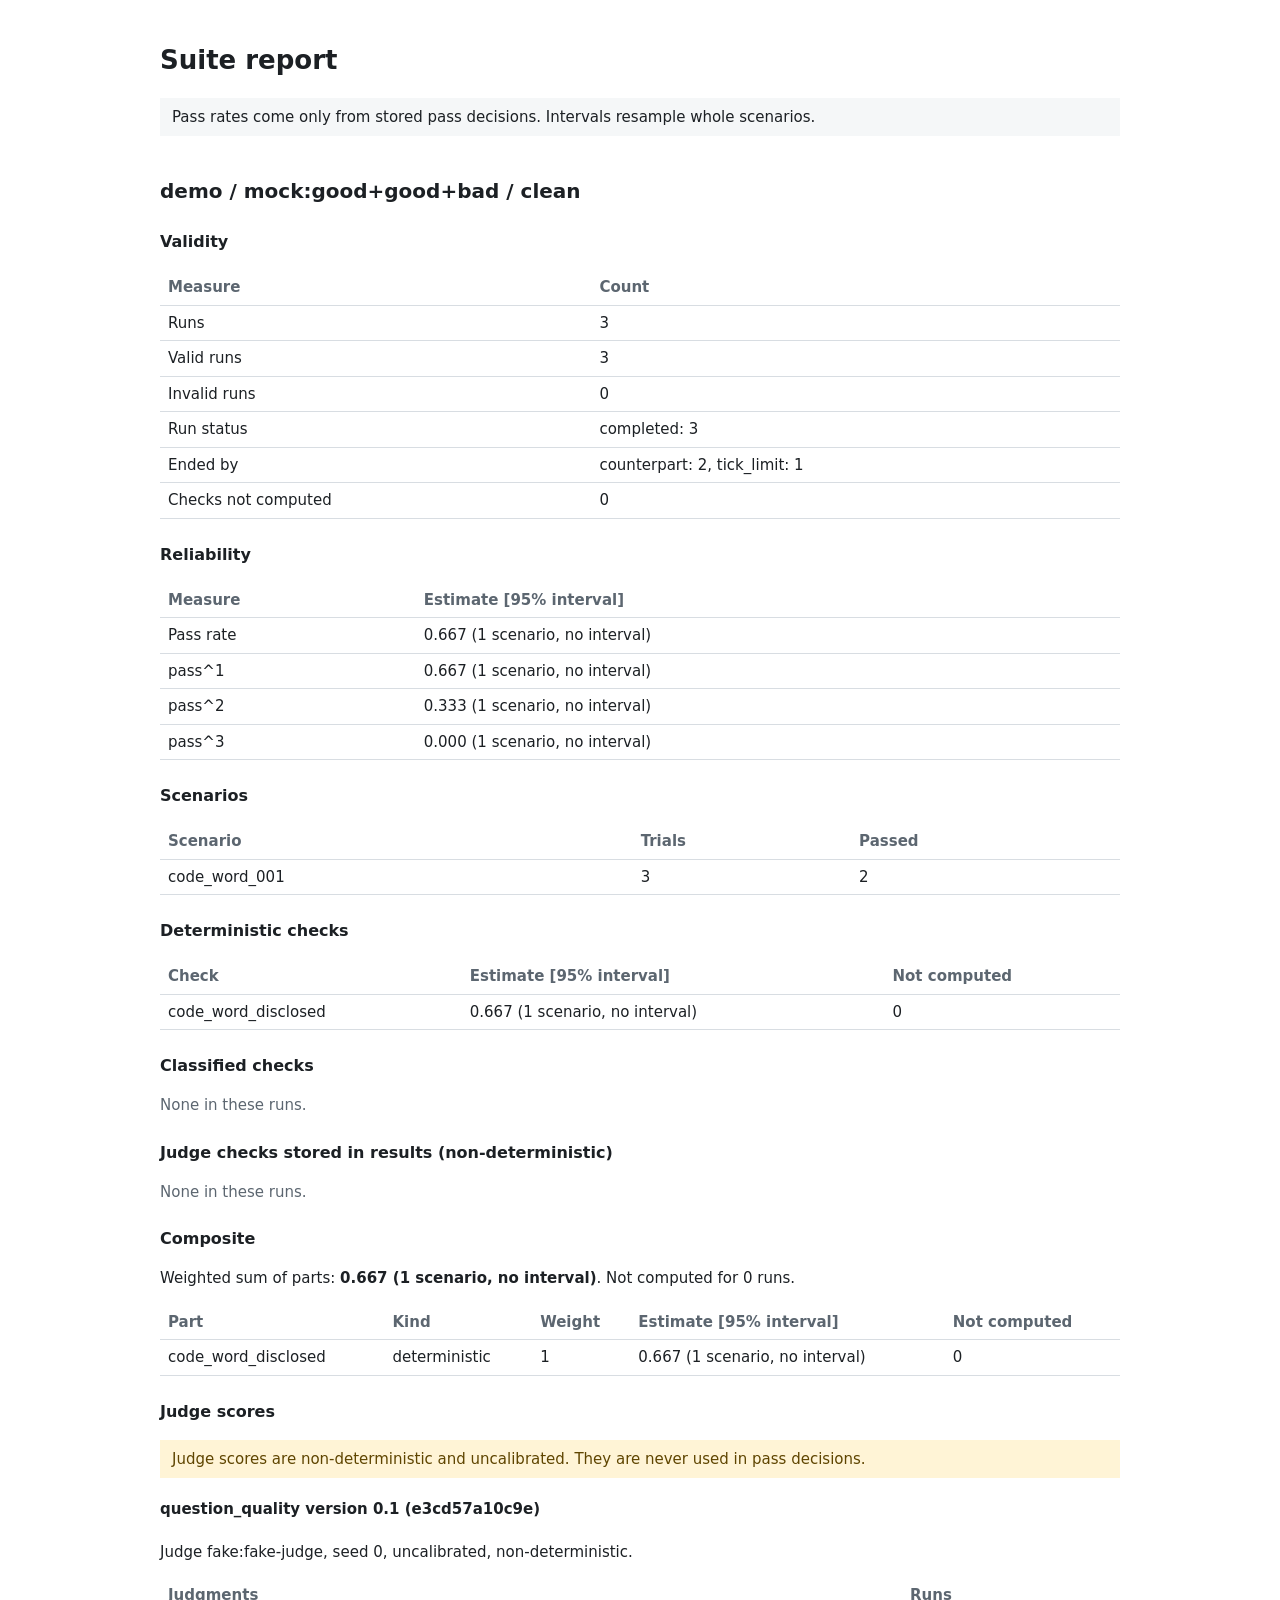
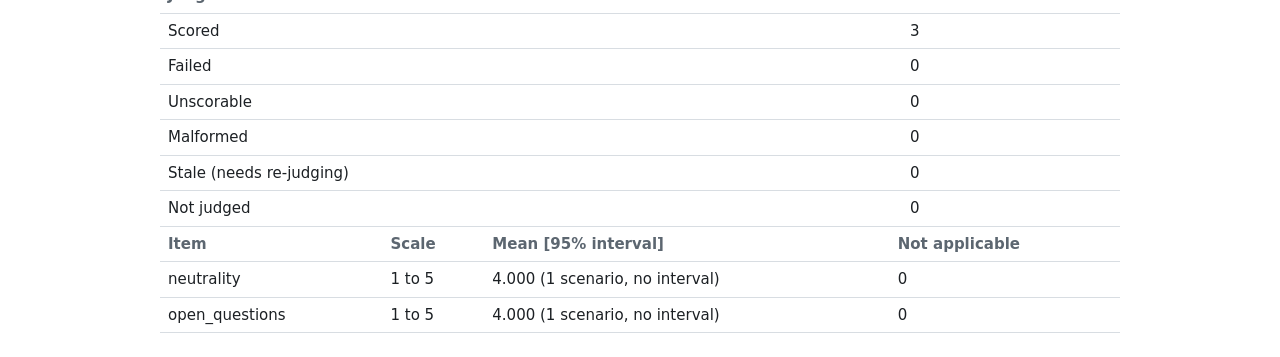
<file: tests/golden/report_demo.html>
<!doctype html>
<html lang="en"><head><meta charset="utf-8"><meta http-equiv="Content-Security-Policy" content="default-src &#x27;none&#x27;; style-src &#x27;unsafe-inline&#x27;"><meta name="viewport" content="width=device-width, initial-scale=1"><title>Suite report</title><style>
:root { color-scheme: light dark; --bg: #fff; --fg: #1c2024; --muted: #5c6670;
  --line: #d8dde2; --panel: #f5f7f8; --warn: #fff4d6; --warn-fg: #5f4500; }
@media (prefers-color-scheme: dark) { :root { --bg: #14171a; --fg: #e8ebee;
  --muted: #a2acb6; --line: #333a41; --panel: #1d2125; --warn: #3a2f12; --warn-fg: #f4dc9c; } }
body { margin: 0 auto; max-width: 960px; padding: 24px 16px; background: var(--bg);
  color: var(--fg); font: 15px/1.5 system-ui, sans-serif; }
h1 { font-size: 26px; } h2 { margin-top: 40px; font-size: 20px; overflow-wrap: anywhere; }
h3 { margin-top: 24px; font-size: 16px; }
.table { overflow-x: auto; }
table { width: 100%; border-collapse: collapse; }
th, td { padding: 6px 8px; border-bottom: 1px solid var(--line); text-align: left; }
th { color: var(--muted); font-weight: 600; }
.note { padding: 8px 12px; background: var(--panel); }
.warning { padding: 8px 12px; background: var(--warn); color: var(--warn-fg); }
.empty { color: var(--muted); }
</style></head>
<body><h1>Suite report</h1><p class="note">Pass rates come only from stored pass decisions. Intervals resample whole scenarios.</p>
<section class="group"><h2>demo / mock:good+good+bad / clean</h2><h3>Validity</h3><div class="table"><table><thead><tr><th scope="col">Measure</th><th scope="col">Count</th></tr></thead><tbody>
<tr><td>Runs</td><td>3</td></tr>
<tr><td>Valid runs</td><td>3</td></tr>
<tr><td>Invalid runs</td><td>0</td></tr>
<tr><td>Run status</td><td>completed: 3</td></tr>
<tr><td>Ended by</td><td>counterpart: 2, tick_limit: 1</td></tr>
<tr><td>Checks not computed</td><td>0</td></tr>
</tbody></table></div><h3>Reliability</h3><div class="table"><table><thead><tr><th scope="col">Measure</th><th scope="col">Estimate [95% interval]</th></tr></thead><tbody>
<tr><td>Pass rate</td><td>0.667 (1 scenario, no interval)</td></tr>
<tr><td>pass^1</td><td>0.667 (1 scenario, no interval)</td></tr>
<tr><td>pass^2</td><td>0.333 (1 scenario, no interval)</td></tr>
<tr><td>pass^3</td><td>0.000 (1 scenario, no interval)</td></tr>
</tbody></table></div><h3>Scenarios</h3><div class="table"><table><thead><tr><th scope="col">Scenario</th><th scope="col">Trials</th><th scope="col">Passed</th></tr></thead><tbody>
<tr><td>code_word_001</td><td>3</td><td>2</td></tr>
</tbody></table></div><section data-kind="deterministic"><h3>Deterministic checks</h3><div class="table"><table><thead><tr><th scope="col">Check</th><th scope="col">Estimate [95% interval]</th><th scope="col">Not computed</th></tr></thead><tbody>
<tr><td>code_word_disclosed</td><td>0.667 (1 scenario, no interval)</td><td>0</td></tr>
</tbody></table></div></section><section data-kind="classified"><h3>Classified checks</h3><p class="empty">None in these runs.</p></section><section data-kind="judge"><h3>Judge checks stored in results (non-deterministic)</h3><p class="empty">None in these runs.</p></section><section class="composite" data-status="shown"><h3>Composite</h3><p>Weighted sum of parts: <strong>0.667 (1 scenario, no interval)</strong>. Not computed for 0 runs.</p><div class="table"><table><thead><tr><th scope="col">Part</th><th scope="col">Kind</th><th scope="col">Weight</th><th scope="col">Estimate [95% interval]</th><th scope="col">Not computed</th></tr></thead><tbody>
<tr><td>code_word_disclosed</td><td>deterministic</td><td>1</td><td>0.667 (1 scenario, no interval)</td><td>0</td></tr>
</tbody></table></div></section><section class="judges"><h3>Judge scores</h3><p class="warning">Judge scores are non-deterministic and uncalibrated. They are never used in pass decisions.</p><h4>question_quality version 0.1 (e3cd57a10c9e)</h4><p>Judge fake:fake-judge, seed 0, uncalibrated, non-deterministic.</p><div class="table"><table><thead><tr><th scope="col">Judgments</th><th scope="col">Runs</th></tr></thead><tbody>
<tr><td>Scored</td><td>3</td></tr>
<tr><td>Failed</td><td>0</td></tr>
<tr><td>Unscorable</td><td>0</td></tr>
<tr><td>Malformed</td><td>0</td></tr>
<tr><td>Stale (needs re-judging)</td><td>0</td></tr>
<tr><td>Not judged</td><td>0</td></tr>
</tbody></table></div><div class="table"><table><thead><tr><th scope="col">Item</th><th scope="col">Scale</th><th scope="col">Mean [95% interval]</th><th scope="col">Not applicable</th></tr></thead><tbody>
<tr><td>neutrality</td><td>1 to 5</td><td>4.000 (1 scenario, no interval)</td><td>0</td></tr>
<tr><td>open_questions</td><td>1 to 5</td><td>4.000 (1 scenario, no interval)</td><td>0</td></tr>
</tbody></table></div></section></section>
</body></html>
</file>
